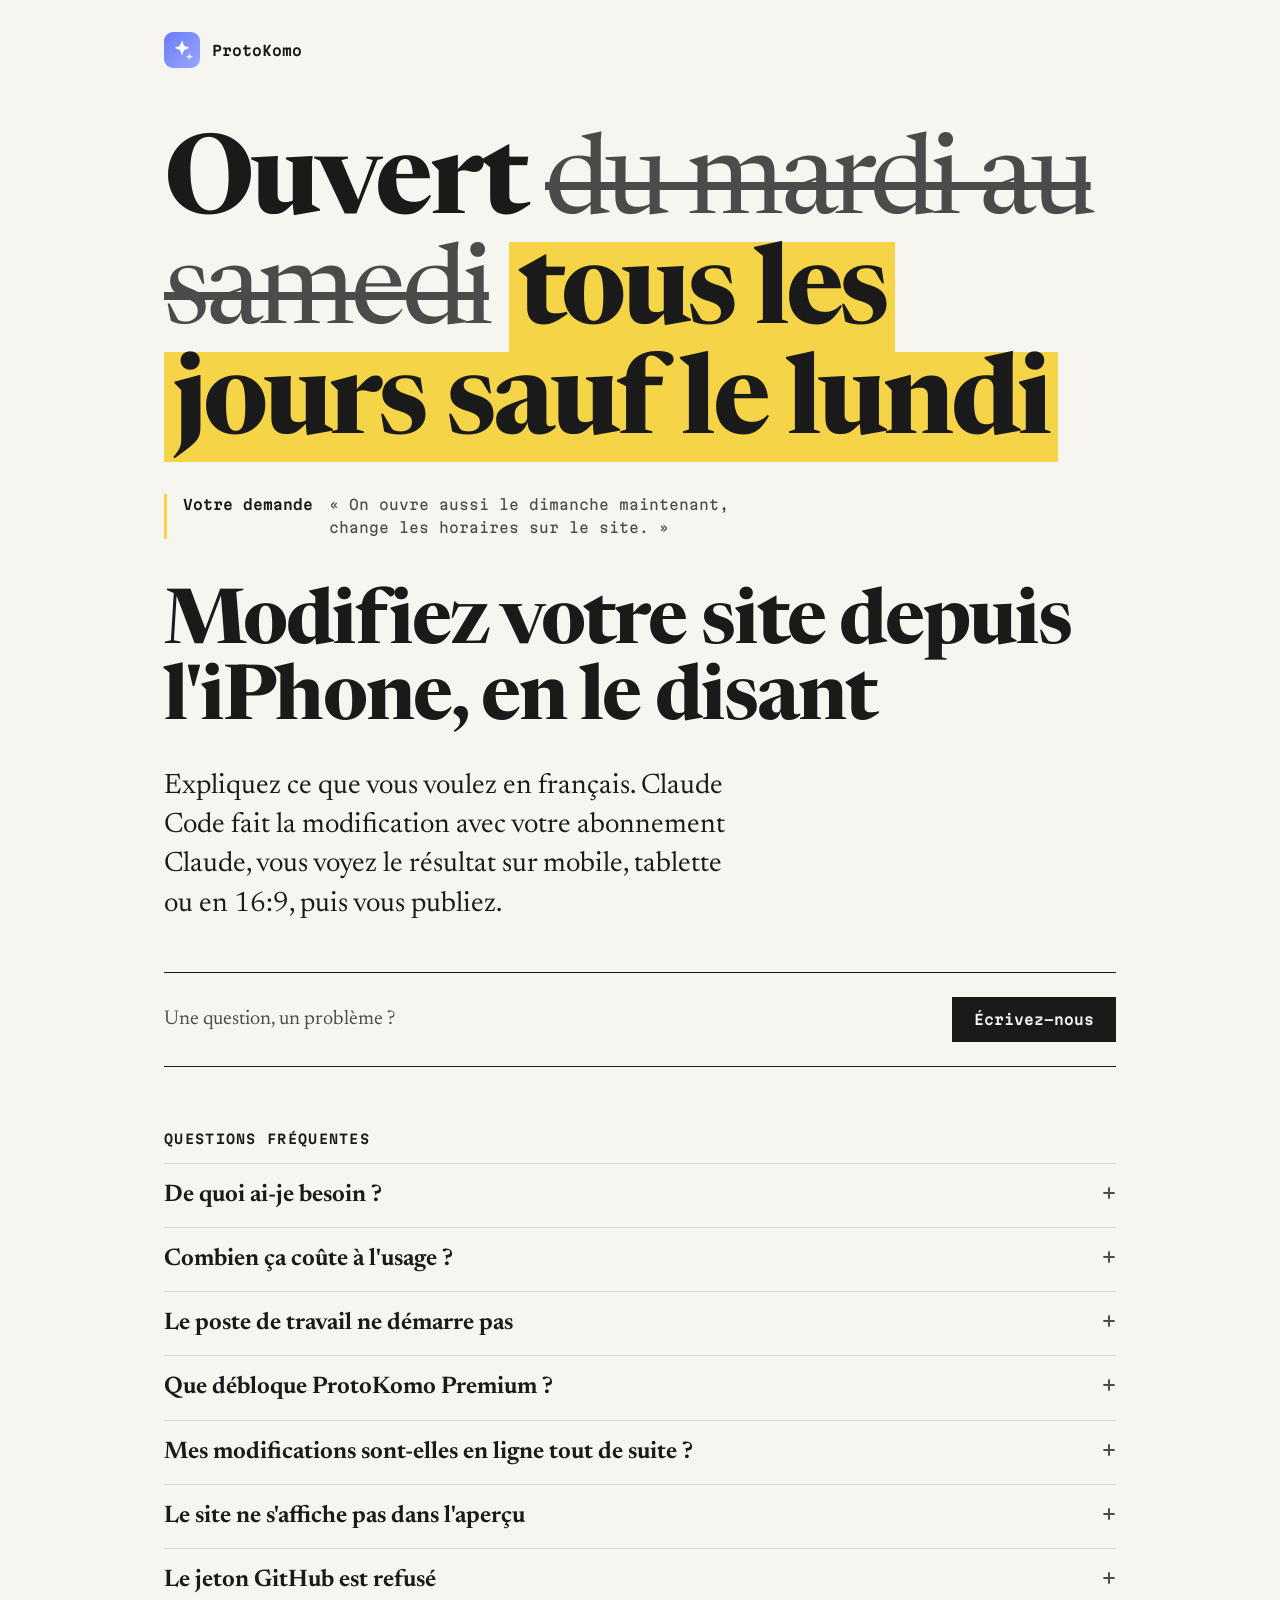
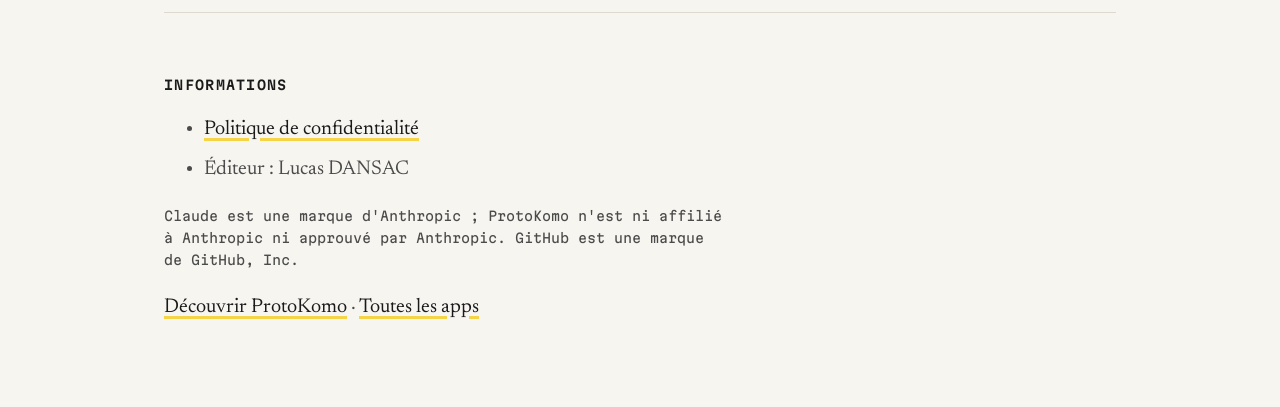
<file: index.html>
<!doctype html>
<html lang="fr">
<head>
<meta charset="utf-8">
<meta name="viewport" content="width=device-width, initial-scale=1">
<title>ProtoKomo : assistance</title>
<meta name="description" content="ProtoKomo pour iPhone : modifiez votre site web avec Claude, en français, sans ordinateur allumé.">
<link rel="preload" href="fonts/newsreader.woff2" as="font" type="font/woff2" crossorigin>
<link rel="stylesheet" href="style.css">
</head>
<body>
<main>
<a class="marque" href="index.html"><img src="logo.png" alt="">ProtoKomo</a>
<p class="correction" aria-label="Exemple : Ouvert du mardi au samedi devient Ouvert tous les jours sauf le lundi">Ouvert <del>du mardi au samedi</del> <ins>tous les jours sauf le lundi</ins></p>
<p class="demande"><b>Votre demande</b>« On ouvre aussi le dimanche maintenant, change les horaires sur le site. »</p>
<h1>Modifiez votre site depuis l'iPhone, en le disant</h1>
<p class="chapeau">Expliquez ce que vous voulez en français. Claude Code fait la modification avec votre abonnement Claude, vous voyez le résultat sur mobile, tablette ou en 16:9, puis vous publiez.</p>
<div class="aide"><p>Une question, un problème ?</p><a class="button" href="https://github.com/Komorebideuxiemedunom/protokomo-app/issues/new">Écrivez-nous</a></div>

<h2>Questions fréquentes</h2>
<details><summary>De quoi ai-je besoin ?</summary>
<p>D'un abonnement Claude (Pro ou Max) et d'un site dont le code est sur GitHub. Pas de clé API. L'app vous guide : jeton GitHub, installation de votre poste de travail (un dépôt privé où Claude Code tourne pour vous), puis connexion de votre abonnement Claude, une fois par an. La démonstration intégrée se passe de tout cela.</p></details>
<details><summary>Combien ça coûte à l'usage ?</summary>
<p>Rien de plus : chaque demande compte dans les limites de votre abonnement Claude, et le poste utilise les minutes GitHub Actions incluses dans votre compte GitHub (2 000 par mois sur un compte gratuit). Annuler, publier et voir l'aperçu ne consomment pas votre abonnement.</p></details>
<details><summary>Le poste de travail ne démarre pas</summary>
<p>Si GitHub indique un problème de facturation ou de limite de dépense, vos minutes gratuites de GitHub Actions sont épuisées ou un paiement a échoué : voyez « Billing and plans » dans les réglages de votre compte GitHub.</p></details>
<details><summary>Que débloque ProtoKomo Premium ?</summary>
<p>Les demandes à Claude depuis l'iPhone. Un seul achat, à vie, sans abonnement. Parcourir vos sites, l'aperçu et la démonstration sont gratuits. Pour retrouver votre achat sur un nouvel iPhone : Réglages › « Restaurer un achat ».</p></details>
<details><summary>Mes modifications sont-elles en ligne tout de suite ?</summary>
<p>Non. Chaque demande est enregistrée dans un brouillon (la branche « protokomo-brouillon » de votre dépôt). Rien ne change sur votre site avant « Publier ». Une modification se défait avec « Annuler la dernière modification ».</p></details>
<details><summary>Le site ne s'affiche pas dans l'aperçu</summary>
<p>Les sites qui se construisent (Vite, Astro, Next…) sont préparés par Claude : touchez « Demander l'aperçu à Claude ». Un site qui a besoin d'un serveur (base de données, PHP) ne peut pas s'afficher en entier.</p></details>
<details><summary>Le jeton GitHub est refusé</summary>
<p>Créez un jeton « fine-grained » avec l'accès à vos sites et la permission « Contents » en lecture et écriture, puis collez-le dans Réglages › GitHub.</p></details>

<h2>Informations</h2>
<ul>
<li><a href="confidentialite.html">Politique de confidentialité</a></li>
<li>Éditeur : Lucas DANSAC</li>
</ul>
<p class="meta">Claude est une marque d'Anthropic ; ProtoKomo n'est ni affilié à Anthropic ni approuvé par Anthropic. GitHub est une marque de GitHub, Inc.</p>
<p class="site-link"><a href="/protokomo/">Découvrir ProtoKomo</a> · <a href="/">Toutes les apps</a></p>
</main>
</body>
</html>
</file>
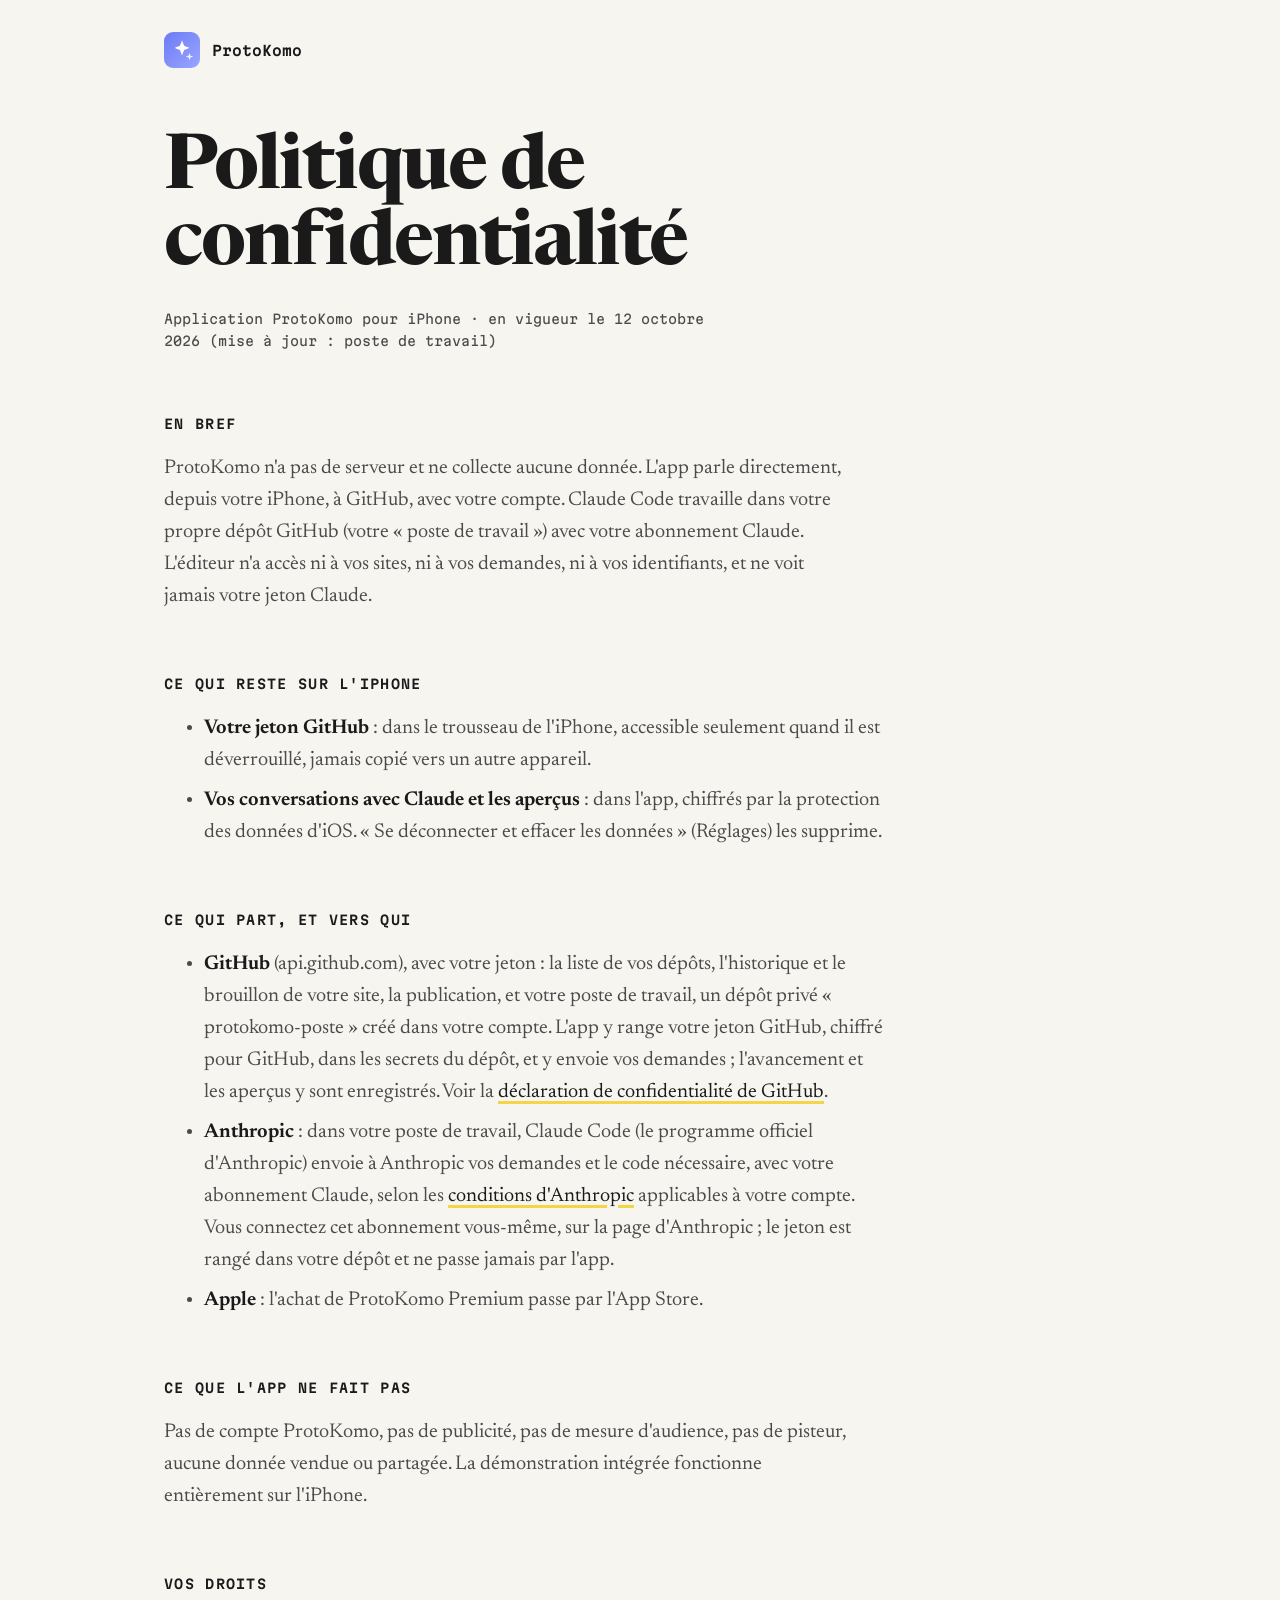
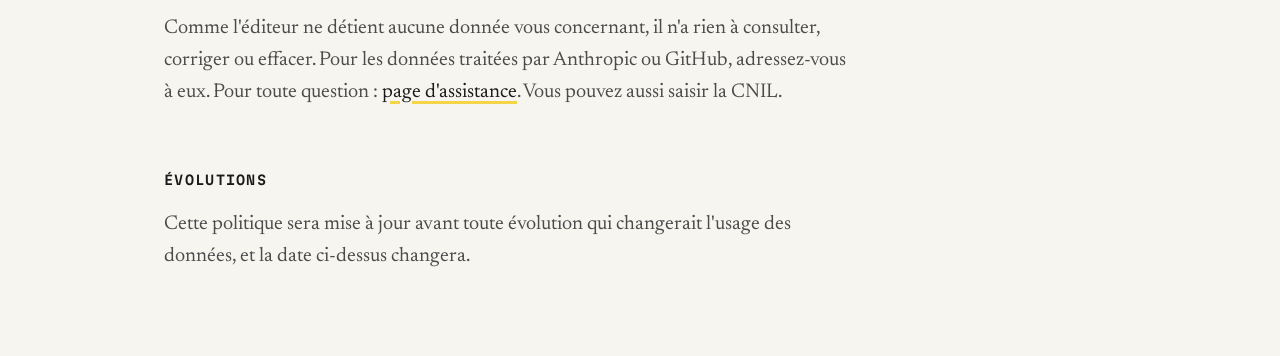
<file: confidentialite.html>
<!doctype html>
<html lang="fr">
<head>
<meta charset="utf-8">
<meta name="viewport" content="width=device-width, initial-scale=1">
<title>ProtoKomo – Politique de confidentialité</title>
<link rel="preload" href="fonts/newsreader.woff2" as="font" type="font/woff2" crossorigin>
<link rel="stylesheet" href="style.css">
</head>
<body>
<main>
<a class="marque" href="index.html"><img src="logo.png" alt="">ProtoKomo</a>
<h1>Politique de confidentialité</h1>
<p class="meta">Application ProtoKomo pour iPhone · en vigueur le 12 octobre 2026 (mise à jour : poste de travail)</p>

<h2>En bref</h2>
<p>ProtoKomo n'a pas de serveur et ne collecte aucune donnée. L'app parle directement, depuis votre iPhone, à GitHub, avec votre compte. Claude Code travaille dans votre propre dépôt GitHub (votre « poste de travail ») avec votre abonnement Claude. L'éditeur n'a accès ni à vos sites, ni à vos demandes, ni à vos identifiants, et ne voit jamais votre jeton Claude.</p>

<h2>Ce qui reste sur l'iPhone</h2>
<ul>
<li><strong>Votre jeton GitHub</strong> : dans le trousseau de l'iPhone, accessible seulement quand il est déverrouillé, jamais copié vers un autre appareil.</li>
<li><strong>Vos conversations avec Claude et les aperçus</strong> : dans l'app, chiffrés par la protection des données d'iOS. « Se déconnecter et effacer les données » (Réglages) les supprime.</li>
</ul>

<h2>Ce qui part, et vers qui</h2>
<ul>
<li><strong>GitHub</strong> (api.github.com), avec votre jeton : la liste de vos dépôts, l'historique et le brouillon de votre site, la publication, et votre poste de travail, un dépôt privé « protokomo-poste » créé dans votre compte. L'app y range votre jeton GitHub, chiffré pour GitHub, dans les secrets du dépôt, et y envoie vos demandes ; l'avancement et les aperçus y sont enregistrés. Voir la <a href="https://docs.github.com/fr/site-policy/privacy-policies/github-general-privacy-statement">déclaration de confidentialité de GitHub</a>.</li>
<li><strong>Anthropic</strong> : dans votre poste de travail, Claude Code (le programme officiel d'Anthropic) envoie à Anthropic vos demandes et le code nécessaire, avec votre abonnement Claude, selon les <a href="https://www.anthropic.com/legal/privacy">conditions d'Anthropic</a> applicables à votre compte. Vous connectez cet abonnement vous-même, sur la page d'Anthropic ; le jeton est rangé dans votre dépôt et ne passe jamais par l'app.</li>
<li><strong>Apple</strong> : l'achat de ProtoKomo Premium passe par l'App Store.</li>
</ul>

<h2>Ce que l'app ne fait pas</h2>
<p>Pas de compte ProtoKomo, pas de publicité, pas de mesure d'audience, pas de pisteur, aucune donnée vendue ou partagée. La démonstration intégrée fonctionne entièrement sur l'iPhone.</p>

<h2>Vos droits</h2>
<p>Comme l'éditeur ne détient aucune donnée vous concernant, il n'a rien à consulter, corriger ou effacer. Pour les données traitées par Anthropic ou GitHub, adressez-vous à eux. Pour toute question : <a href="index.html">page d'assistance</a>. Vous pouvez aussi saisir la CNIL.</p>

<h2>Évolutions</h2>
<p>Cette politique sera mise à jour avant toute évolution qui changerait l'usage des données, et la date ci-dessus changera.</p>
</main>
</body>
</html>
</file>
<file: style.css>
/* ProtoKomo : une page qu'on corrige. Newsreader pour le texte, Martian Mono pour les annotations, un surligneur jaune. Échelle de 8 px. */
@font-face{font-family:"Newsreader";src:url(fonts/newsreader.woff2) format("woff2");font-weight:200 800;font-display:swap}
@font-face{font-family:"Martian Mono";src:url(fonts/martian-mono.woff2) format("woff2");font-weight:100 800;font-display:swap}
:root{--bg:#F7F5F0;--fg:#1A1A1A;--muted:#4B4B4B;--surligne:#F5D547;--trait:#DDD9CF;
  --s1:8px;--s2:16px;--s3:24px;--s4:32px;--s6:48px;--s8:64px}
@media (prefers-color-scheme:dark){:root{--bg:#141414;--fg:#F0EEE8;--muted:#B8B5AD;--trait:#2D2D2D}}
*{box-sizing:border-box}html{background:var(--bg)}
body{margin:0;color:var(--fg);font:400 20px/1.6 "Newsreader",Georgia,serif;font-optical-sizing:auto}
main{max-width:1000px;margin:0 auto;padding:var(--s4) var(--s3) var(--s8)}
a{color:var(--fg);text-decoration-color:var(--surligne);text-decoration-thickness:3px;text-underline-offset:4px}
a:hover,a:focus-visible{background:var(--surligne);color:#1A1A1A;text-decoration:none}
:focus-visible{outline:2px solid var(--fg);outline-offset:3px}
p,li{color:var(--muted);max-width:62ch}strong{color:var(--fg);font-weight:650}
.marque{display:inline-flex;align-items:center;gap:12px;color:var(--fg);text-decoration:none;font:600 14px "Martian Mono",monospace;margin-bottom:var(--s8)}
.marque:hover{background:none;color:var(--fg)}
.marque img{width:36px;height:36px;border-radius:9px}
.meta,.back{color:var(--muted);font:400 13px/1.7 "Martian Mono",monospace}
h1{font-weight:700;font-size:clamp(40px,6vw,76px);line-height:1;letter-spacing:-.025em;margin:0 0 var(--s3);max-width:18ch}
h2{font:600 13px "Martian Mono",monospace;text-transform:uppercase;letter-spacing:.1em;color:var(--fg);margin:var(--s8) 0 var(--s2)}
li{margin:var(--s1) 0}
.chapeau{font-size:clamp(22px,2.4vw,28px);line-height:1.4;color:var(--fg);max-width:36ch}

/* La correction : la signature de ProtoKomo */
.correction{font-weight:700;font-size:clamp(48px,8.6vw,112px);line-height:1;letter-spacing:-.035em;margin:0 0 var(--s4);max-width:none;color:var(--fg)}
.correction del{color:var(--muted);text-decoration-thickness:.07em;font-weight:400}
.correction ins{text-decoration:none;background:var(--surligne);color:#1A1A1A;padding:0 .08em;box-decoration-break:clone;-webkit-box-decoration-break:clone}
.demande{display:flex;gap:var(--s2);align-items:baseline;font:400 14px/1.6 "Martian Mono",monospace;color:var(--muted);border-left:3px solid var(--surligne);padding-left:var(--s2);margin:0 0 var(--s6);max-width:60ch}
.demande b{color:var(--fg);font-weight:600;white-space:nowrap}

.button{display:inline-block;background:var(--fg);color:var(--bg);padding:14px 22px;text-decoration:none;font:600 14px "Martian Mono",monospace}
.button:hover,.button:focus-visible{background:var(--surligne);color:#1A1A1A}
.aide{display:flex;flex-wrap:wrap;justify-content:space-between;align-items:center;gap:var(--s3);border-top:1px solid var(--fg);border-bottom:1px solid var(--fg);padding:var(--s3) 0;margin:var(--s6) 0}
.aide p{margin:0}
details{border-top:1px solid var(--trait);padding:var(--s2) 0}
details:last-of-type{border-bottom:1px solid var(--trait)}
summary{cursor:pointer;font-weight:650;font-size:24px;line-height:1.3;list-style:none;display:flex;justify-content:space-between;gap:var(--s3)}
summary::-webkit-details-marker{display:none}
summary::after{content:"+";font:400 20px "Martian Mono",monospace;color:var(--muted)}
details[open] summary::after{content:"–"}
summary:hover{text-decoration:underline;text-decoration-color:var(--surligne);text-decoration-thickness:3px;text-underline-offset:5px}
details p{margin:var(--s1) 0 var(--s1)}
@media (max-width:720px){main{padding:var(--s3) var(--s2) var(--s6)}.marque{margin-bottom:var(--s6)}summary{font-size:21px}.demande{flex-direction:column;gap:4px}}
@media (prefers-reduced-motion:reduce){*{transition:none!important}}
</file>
